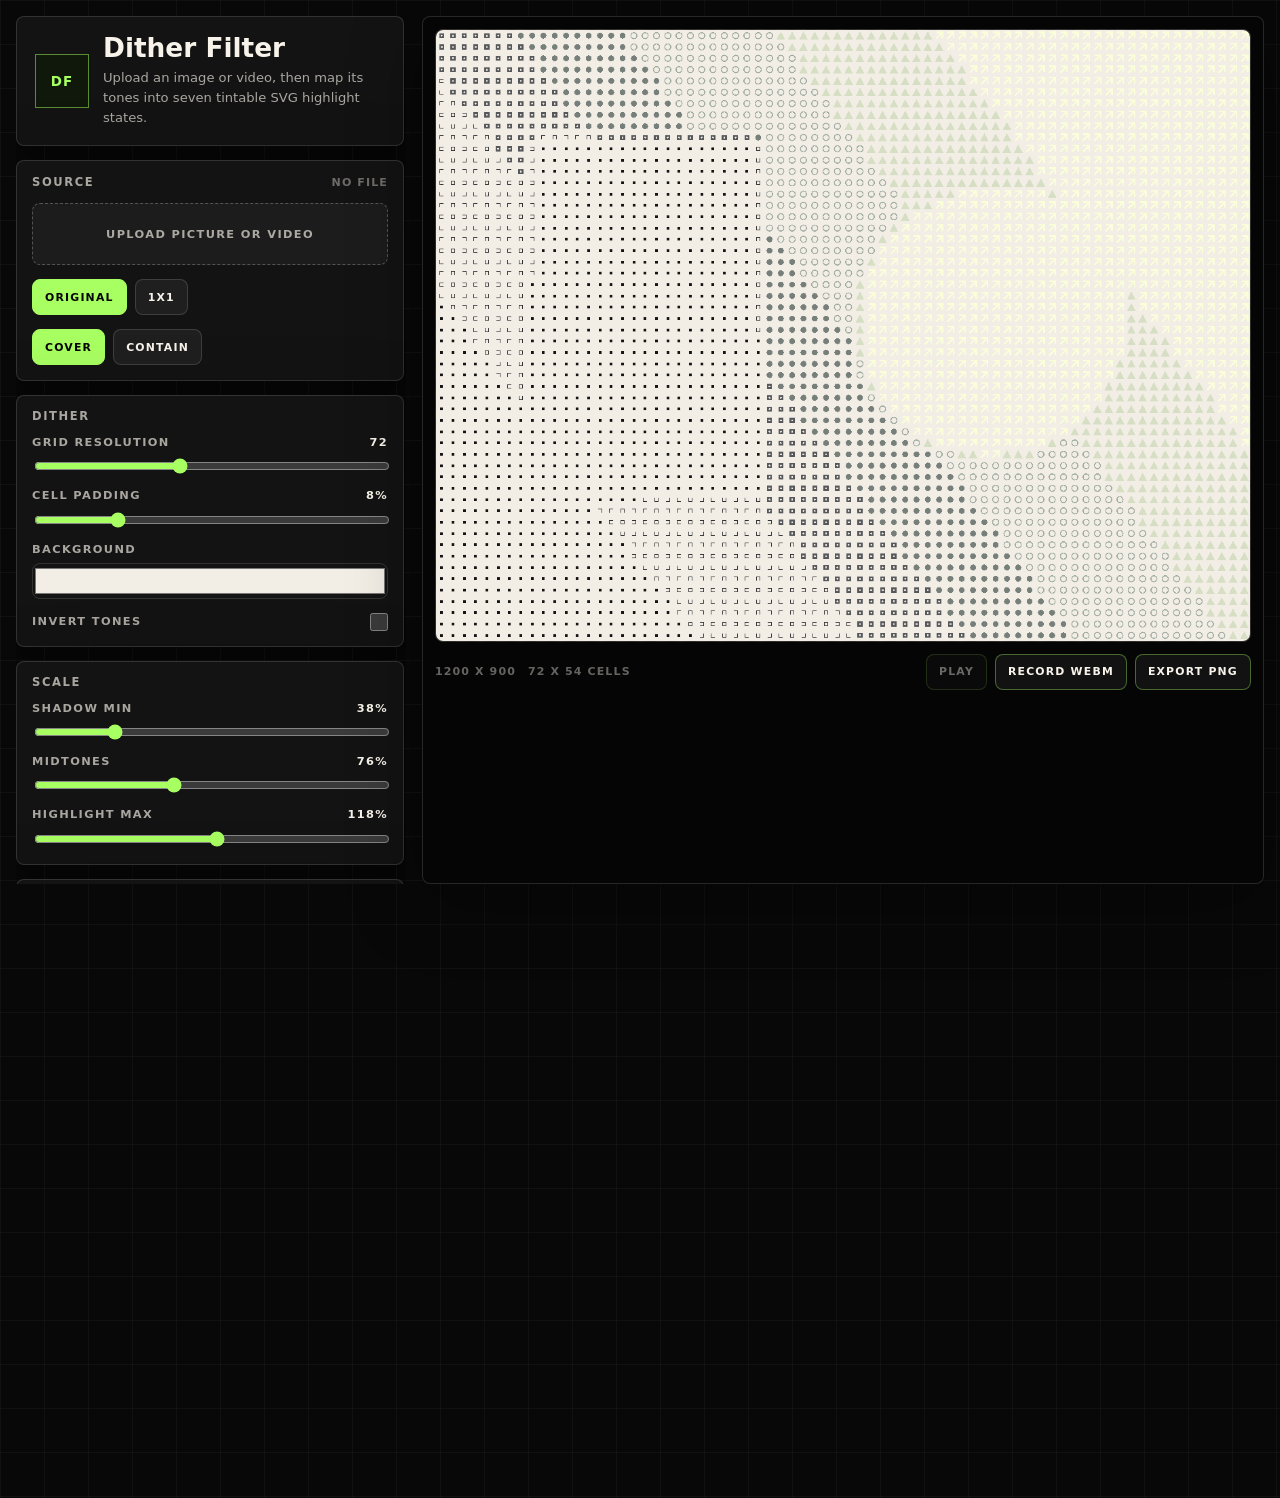
<file: index.html>
<!doctype html>
<html lang="en">
  <head>
    <meta charset="UTF-8" />
    <meta name="viewport" content="width=device-width, initial-scale=1.0" />
    <title>Dither Filter Tool</title>
    <link rel="icon" href="data:," />
    <link rel="stylesheet" href="./styles.css" />
  </head>
  <body>
    <main class="app-shell">
      <aside class="control-rail" aria-label="Dither controls">
        <header class="brand-block">
          <div class="brand-mark" aria-hidden="true">DF</div>
          <div>
            <h1>Dither Filter</h1>
            <p>Upload an image or video, then map its tones into seven tintable SVG highlight states.</p>
          </div>
        </header>

        <section class="panel">
          <div class="section-head">
            <h2>Source</h2>
            <span id="sourceStatus">No file</span>
          </div>
          <label class="file-drop">
            <span>Upload picture or video</span>
            <input id="mediaInput" type="file" accept="image/*,video/*" />
          </label>
          <div class="segmented" id="aspectButtons" role="group" aria-label="Aspect ratio">
            <button class="is-active" type="button" data-aspect="original">Original</button>
            <button type="button" data-aspect="square">1x1</button>
          </div>
          <div class="segmented" id="fitButtons" role="group" aria-label="Media fit">
            <button class="is-active" type="button" data-fit="cover">Cover</button>
            <button type="button" data-fit="contain">Contain</button>
          </div>
        </section>

        <section class="panel">
          <h2>Dither</h2>
          <label>
            <span>Grid resolution <output id="gridValue">72</output></span>
            <input id="gridResolution" type="range" min="12" max="160" step="1" value="72" />
          </label>
          <label>
            <span>Cell padding <output id="paddingValue">8%</output></span>
            <input id="cellPadding" type="range" min="0" max="36" step="1" value="8" />
          </label>
          <label>
            <span>Background</span>
            <input id="backgroundColor" type="color" value="#f2eee6" />
          </label>
          <label class="toggle-line">
            <span>Invert tones</span>
            <input id="invertTones" type="checkbox" />
          </label>
        </section>

        <section class="panel">
          <h2>Scale</h2>
          <label>
            <span>Shadow min <output id="minScaleValue">38%</output></span>
            <input id="minScale" type="range" min="10" max="140" step="1" value="38" />
          </label>
          <label>
            <span>Midtones <output id="midScaleValue">76%</output></span>
            <input id="midScale" type="range" min="10" max="180" step="1" value="76" />
          </label>
          <label>
            <span>Highlight max <output id="maxScaleValue">118%</output></span>
            <input id="maxScale" type="range" min="10" max="220" step="1" value="118" />
          </label>
        </section>

        <section class="panel">
          <h2>Rotation</h2>
          <div class="segmented" id="rotationButtons" role="group" aria-label="Rotation">
            <button class="is-active" type="button" data-rotation="0">0</button>
            <button type="button" data-rotation="90">90</button>
            <button type="button" data-rotation="180">180</button>
            <button type="button" data-rotation="270">270</button>
          </div>
          <label class="toggle-line">
            <span>Auto rotate</span>
            <input id="autoRotate" type="checkbox" />
          </label>
          <label>
            <span>Interval <output id="intervalValue">450ms</output></span>
            <input id="rotationInterval" type="range" min="100" max="2400" step="50" value="450" />
          </label>
        </section>

        <section class="panel state-panel">
          <div class="section-head">
            <h2>Seven States</h2>
            <label class="mini-upload">
              <span>Upload 7 SVGs</span>
              <input id="bulkSvgInput" type="file" accept=".svg,image/svg+xml" multiple />
            </label>
          </div>
          <div id="stateRows" class="state-rows" aria-label="Shadow to highlight states"></div>
        </section>
      </aside>

      <section class="stage" aria-label="Dither preview">
        <div class="canvas-frame">
          <canvas id="preview" width="1200" height="900"></canvas>
          <video id="videoSource" muted playsinline loop></video>
        </div>
        <footer class="stage-actions">
          <div class="readout">
            <span id="canvasReadout">1200 x 900</span>
            <span id="frameReadout">Ready</span>
          </div>
          <div class="export-actions">
            <button id="playPause" type="button" disabled>Play</button>
            <button id="recordVideo" type="button">Record WebM</button>
            <button id="exportPng" type="button">Export PNG</button>
          </div>
        </footer>
      </section>
    </main>

    <script src="./app.js"></script>
  </body>
</html>
</file>
<file: styles.css>
:root {
  color-scheme: dark;
  --paper: #0a0a0a;
  --panel: #151515;
  --panel-2: #202020;
  --ink: #f7f3ea;
  --muted: rgba(247, 243, 234, 0.66);
  --quiet: rgba(247, 243, 234, 0.4);
  --rule: rgba(247, 243, 234, 0.14);
  --accent: #a8ff61;
  --warn: #ff7a2f;
}

* {
  box-sizing: border-box;
}

html,
body {
  min-height: 100%;
  margin: 0;
}

body {
  background:
    linear-gradient(rgba(247, 243, 234, 0.035) 1px, transparent 1px),
    linear-gradient(90deg, rgba(247, 243, 234, 0.035) 1px, transparent 1px),
    #080808;
  background-size: 44px 44px, 44px 44px, auto;
  color: var(--ink);
  font-family: Inter, ui-sans-serif, system-ui, -apple-system, BlinkMacSystemFont, "Segoe UI", sans-serif;
}

button,
input {
  font: inherit;
}

button {
  cursor: pointer;
}

button:disabled {
  cursor: not-allowed;
  opacity: 0.42;
}

.app-shell {
  display: grid;
  gap: 16px;
  min-height: 100vh;
  padding: 16px;
}

.control-rail {
  display: grid;
  align-content: start;
  gap: 14px;
}

.brand-block,
.panel,
.stage {
  border: 1px solid var(--rule);
  background: rgba(21, 21, 21, 0.95);
  box-shadow: 0 18px 70px rgba(0, 0, 0, 0.35);
}

.brand-block {
  display: grid;
  grid-template-columns: 54px 1fr;
  gap: 14px;
  align-items: center;
  padding: 18px;
  border-radius: 8px;
}

.brand-mark {
  display: grid;
  width: 54px;
  height: 54px;
  place-items: center;
  border: 1px solid rgba(168, 255, 97, 0.5);
  background: #0f180b;
  color: var(--accent);
  font-size: 0.84rem;
  font-weight: 850;
  letter-spacing: 0.08em;
}

h1,
h2,
p {
  margin: 0;
}

h1 {
  font-size: 1.65rem;
  font-weight: 760;
  line-height: 0.96;
  letter-spacing: 0;
}

h2 {
  font-size: 0.72rem;
  font-weight: 760;
  line-height: 1;
  text-transform: uppercase;
  letter-spacing: 0.14em;
  color: var(--muted);
}

p {
  margin-top: 8px;
  color: var(--muted);
  font-size: 0.82rem;
  line-height: 1.5;
}

.panel {
  display: grid;
  gap: 14px;
  padding: 15px;
  border-radius: 8px;
}

.section-head {
  display: flex;
  align-items: center;
  justify-content: space-between;
  gap: 10px;
}

.section-head > span,
.readout span {
  color: var(--quiet);
  font-size: 0.69rem;
  font-weight: 760;
  letter-spacing: 0.1em;
  text-transform: uppercase;
}

label {
  display: grid;
  gap: 8px;
  color: var(--muted);
  font-size: 0.71rem;
  font-weight: 760;
  line-height: 1;
  text-transform: uppercase;
  letter-spacing: 0.12em;
}

output {
  float: right;
  color: var(--ink);
}

input[type="range"] {
  width: 100%;
  accent-color: var(--accent);
}

input[type="color"] {
  width: 100%;
  height: 36px;
  border: 1px solid var(--rule);
  border-radius: 8px;
  background: transparent;
  padding: 0;
}

input[type="checkbox"] {
  width: 18px;
  height: 18px;
  margin: 0;
  accent-color: var(--accent);
}

.toggle-line {
  grid-template-columns: 1fr auto;
  align-items: center;
}

.segmented,
.export-actions {
  display: flex;
  flex-wrap: wrap;
  gap: 8px;
}

.segmented button,
.export-actions button,
.mini-upload {
  min-height: 36px;
  border: 1px solid var(--rule);
  border-radius: 8px;
  background: rgba(255, 255, 255, 0.055);
  color: var(--ink);
  padding: 0 12px;
  font-size: 0.68rem;
  font-weight: 800;
  text-transform: uppercase;
  letter-spacing: 0.11em;
}

.segmented button.is-active {
  border-color: var(--accent);
  background: var(--accent);
  color: #050505;
}

.file-drop {
  display: grid;
  min-height: 62px;
  place-items: center;
  border: 1px dashed rgba(247, 243, 234, 0.26);
  border-radius: 8px;
  background: rgba(255, 255, 255, 0.04);
  color: var(--muted);
  text-align: center;
}

.file-drop input,
.mini-upload input,
.svg-button input {
  position: absolute;
  inline-size: 1px;
  block-size: 1px;
  overflow: hidden;
  clip: rect(0 0 0 0);
}

.mini-upload,
.svg-button {
  display: inline-grid;
  place-items: center;
  cursor: pointer;
}

.state-rows {
  display: grid;
  gap: 8px;
}

.state-row {
  display: grid;
  grid-template-columns: 88px 42px 1fr 78px;
  gap: 8px;
  align-items: center;
  padding: 8px;
  border: 1px solid var(--rule);
  border-radius: 8px;
  background: rgba(255, 255, 255, 0.035);
}

.state-name {
  min-width: 0;
  color: var(--ink);
  font-size: 0.68rem;
  font-weight: 800;
  letter-spacing: 0.1em;
  text-transform: uppercase;
}

.state-row input[type="color"] {
  height: 30px;
}

.svg-name {
  min-width: 0;
  overflow: hidden;
  color: var(--quiet);
  font-size: 0.68rem;
  font-weight: 650;
  text-overflow: ellipsis;
  white-space: nowrap;
}

.svg-button {
  min-height: 30px;
  border: 1px solid var(--rule);
  border-radius: 7px;
  background: rgba(255, 255, 255, 0.055);
  color: var(--muted);
  padding: 0 8px;
  font-size: 0.62rem;
  font-weight: 800;
  letter-spacing: 0.1em;
  text-transform: uppercase;
}

.stage {
  display: grid;
  align-content: start;
  gap: 12px;
  min-width: 0;
  padding: 12px;
  border-radius: 8px;
  background: #050505;
}

.canvas-frame {
  position: relative;
  display: grid;
  min-height: 320px;
  place-items: center;
  overflow: hidden;
  border: 1px solid var(--rule);
  border-radius: 8px;
  background:
    linear-gradient(45deg, #121212 25%, transparent 25%),
    linear-gradient(-45deg, #121212 25%, transparent 25%),
    linear-gradient(45deg, transparent 75%, #121212 75%),
    linear-gradient(-45deg, transparent 75%, #121212 75%),
    #0b0b0b;
  background-position: 0 0, 0 10px, 10px -10px, -10px 0;
  background-size: 20px 20px;
}

canvas {
  display: block;
  width: 100%;
  max-height: calc(100vh - 42px);
  object-fit: contain;
  background: #000;
}

video {
  display: none;
}

.stage-actions {
  display: flex;
  flex-wrap: wrap;
  align-items: center;
  justify-content: space-between;
  gap: 12px;
}

.readout {
  display: flex;
  flex-wrap: wrap;
  gap: 12px;
}

.export-actions button {
  border-color: rgba(168, 255, 97, 0.36);
}

@media (min-width: 1080px) {
  .app-shell {
    grid-template-columns: minmax(330px, 390px) minmax(0, 1fr);
  }

  .control-rail {
    max-height: calc(100vh - 32px);
    overflow: auto;
    padding-right: 2px;
  }
}

@media (max-width: 560px) {
  .app-shell {
    padding: 10px;
  }

  .brand-block {
    grid-template-columns: 1fr;
  }

  .state-row {
    grid-template-columns: 1fr 42px 76px;
  }

  .svg-name {
    grid-column: 1 / -1;
    grid-row: 2;
  }
}
</file>
